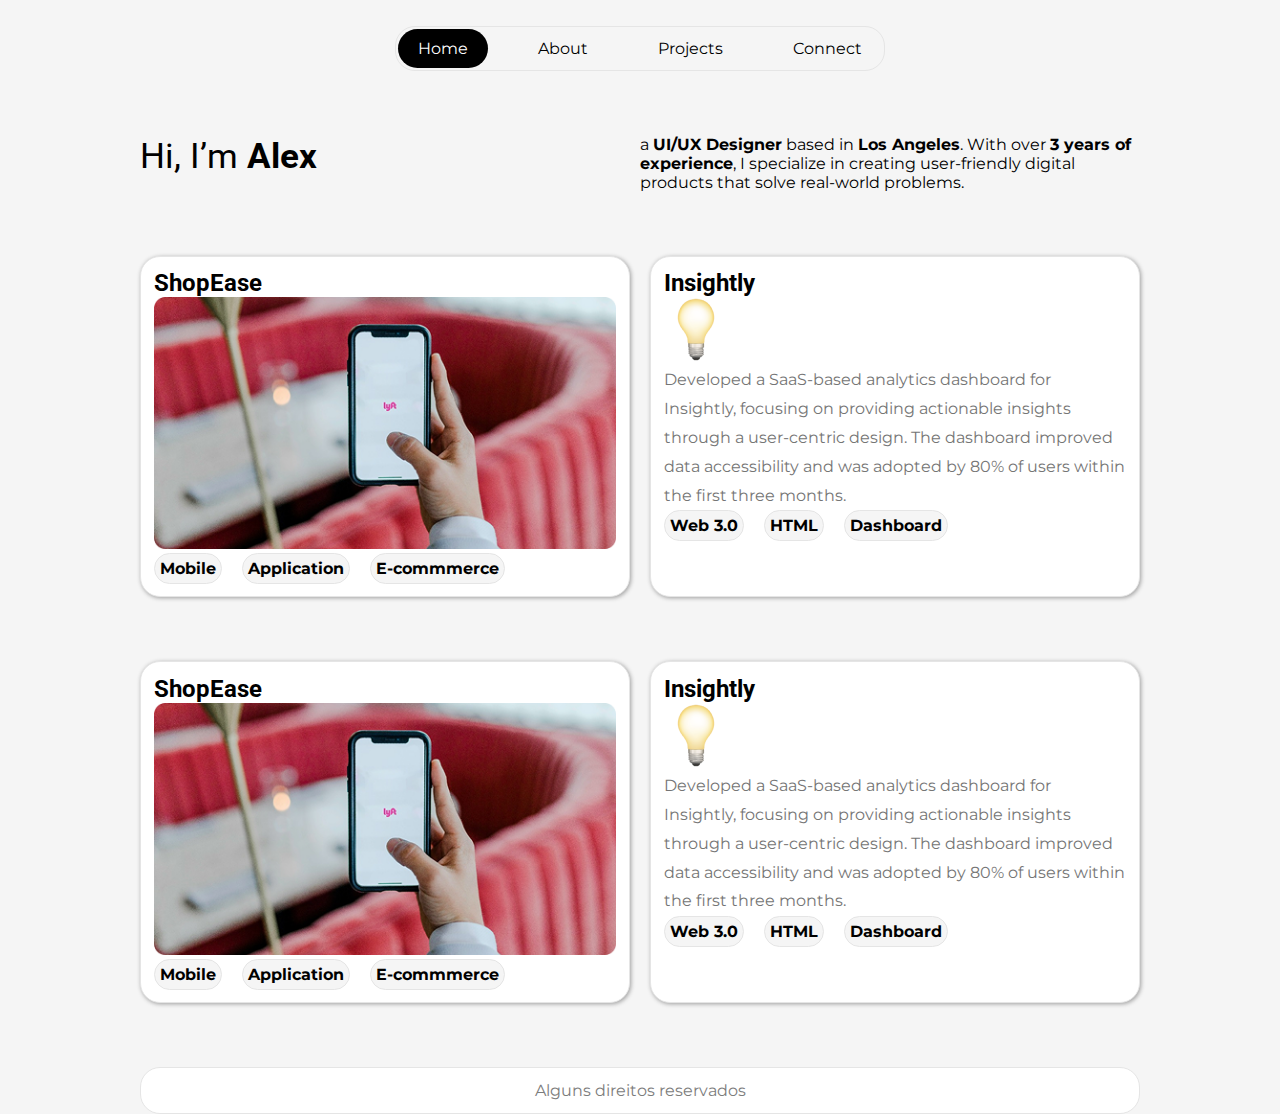
<file: index.html>
<!DOCTYPE html>
<html lang="pt-br">
  <head>
    <meta charset="UTF-8" />
    <meta name="viewport" content="width=device-width, initial-scale=1.0" />
    <title>Atividade Responsividade</title>
    <link rel="stylesheet" href="css/reset.css" />
    <link rel="stylesheet" href="css/style.css" />
  </head>
  <body>
    <header>
      <nav>
        <ul>
          <li>
            <a class="atual" href="index.html">Home</a>
          </li>
          <li>
            <a href="about.html">About</a>
          </li>
          <li>
            <a href="projects.html">Projects</a>
          </li>
          <li>
            <a href="connect.html">Connect</a>
          </li>
        </ul>
      </nav>
    </header>
    <main>
      <section class="banner">
        <h1>Hi, I’m <span>Alex</span></h1>
        <p>
          a <strong>UI/UX Designer</strong> based in
          <strong>Los Angeles</strong>. With over
          <strong>3 years of experience</strong>, I specialize in creating
          user-friendly digital products that solve real-world problems.
        </p>
      </section>
      <section class="posts">
        <ul>
          <li>
            <h2>ShopEase</h2>
            <img src="src/images/Thumbnail.png" alt="" />

            <ul>
              <li>
                <a href="#">Mobile</a>
              </li>
              <li>
                <a href="#">Application</a>
              </li>
              <li>
                <a href="#">E-commmerce</a>
              </li>
            </ul>
          </li>
          <li>
            <h2>Insightly</h2>
          <img src="src/images/lampada.png" alt="" />
          <p>
            Developed a SaaS-based analytics dashboard for Insightly, focusing
            on providing actionable insights through a user-centric design. The
            dashboard improved data accessibility and was adopted by 80% of
            users within the first three months.
          </p>
          <ul>
            <li>
              <a href="#">Web 3.0</a>
            </li>
             <li>
              <a href="#">HTML</a>
            </li>
             <li>
              <a href="#">Dashboard</a>
            </li>
          </ul>
        </ul>
      </section>
       <section class="posts">
        <ul>
          <li>
            <h2>ShopEase</h2>
            <img src="src/images/Thumbnail.png" alt="" />

            <ul>
              <li>
                <a href="#">Mobile</a>
              </li>
              <li>
                <a href="#">Application</a>
              </li>
              <li>
                <a href="#">E-commmerce</a>
              </li>
            </ul>
          </li>
          <li>
            <h2>Insightly</h2>
          <img src="src/images/lampada.png" alt="" />
          <p>
            Developed a SaaS-based analytics dashboard for Insightly, focusing
            on providing actionable insights through a user-centric design. The
            dashboard improved data accessibility and was adopted by 80% of
            users within the first three months.
          </p>
          <ul>
            <li>
              <a href="#">Web 3.0</a>
            </li>
             <li>
              <a href="#">HTML</a>
            </li>
             <li>
              <a href="#">Dashboard</a>
            </li>
          </ul>
        </ul>
      </section>
    </main>
    <footer>
      <p>
        Alguns direitos reservados
      </p>
    </footer>
  </body>
</html>
</file>
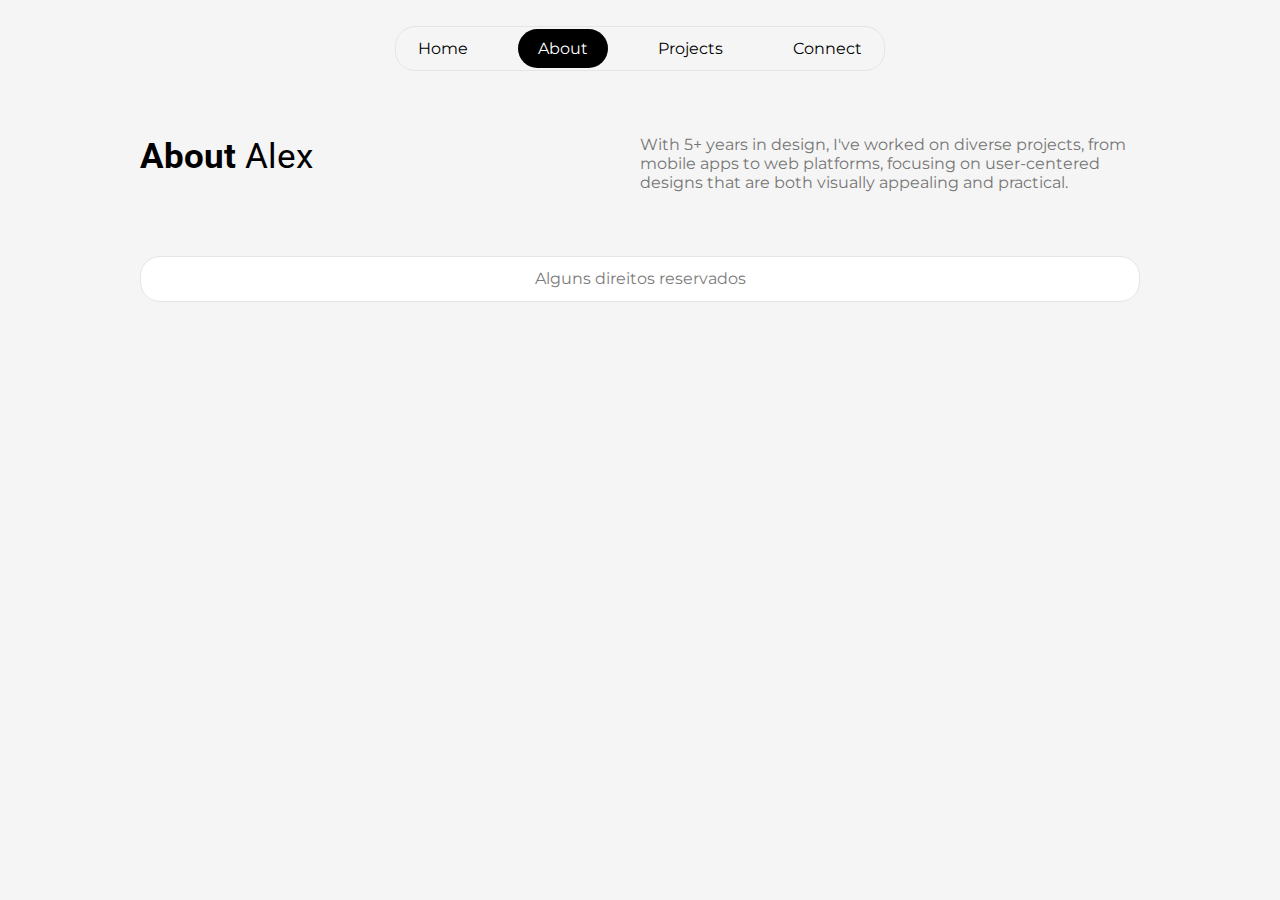
<file: about.html>
<!DOCTYPE html>
<html lang="pt-br">
  <head>
    <meta charset="UTF-8" />
    <meta name="viewport" content="width=device-width, initial-scale=1.0" />
    <title>Atividade Responsividade</title>
    <link rel="stylesheet" href="css/reset.css" />
    <link rel="stylesheet" href="css/style.css" />
    <head>
      <body>
        <header>
          <nav>
            <ul>
              <li>
                <a href="index.html">Home</a>
              </li>
              <li>
                <a href="about.html" class="atual">About</a>
              </li>
              <li>
                <a href="projects.html">Projects</a>
              </li>
              <li>
                <a href="connect.html">Connect</a>
              </li>
            </ul>
          </nav>
        </header>
        <main>
          <section class="banner">
            <h1><span>About</span> Alex</h1>
            <p class="gray">
                With 5+ years in design, I've worked on diverse projects, from mobile apps to web platforms, focusing on user-centered designs that are both visually appealing and practical.
            </p>
          </section>
        </main>
        <footer>
            <p>
                Alguns direitos reservados  
            </p>
        </footer>
      </body>
    </head>
  </head>
</html>
</file>
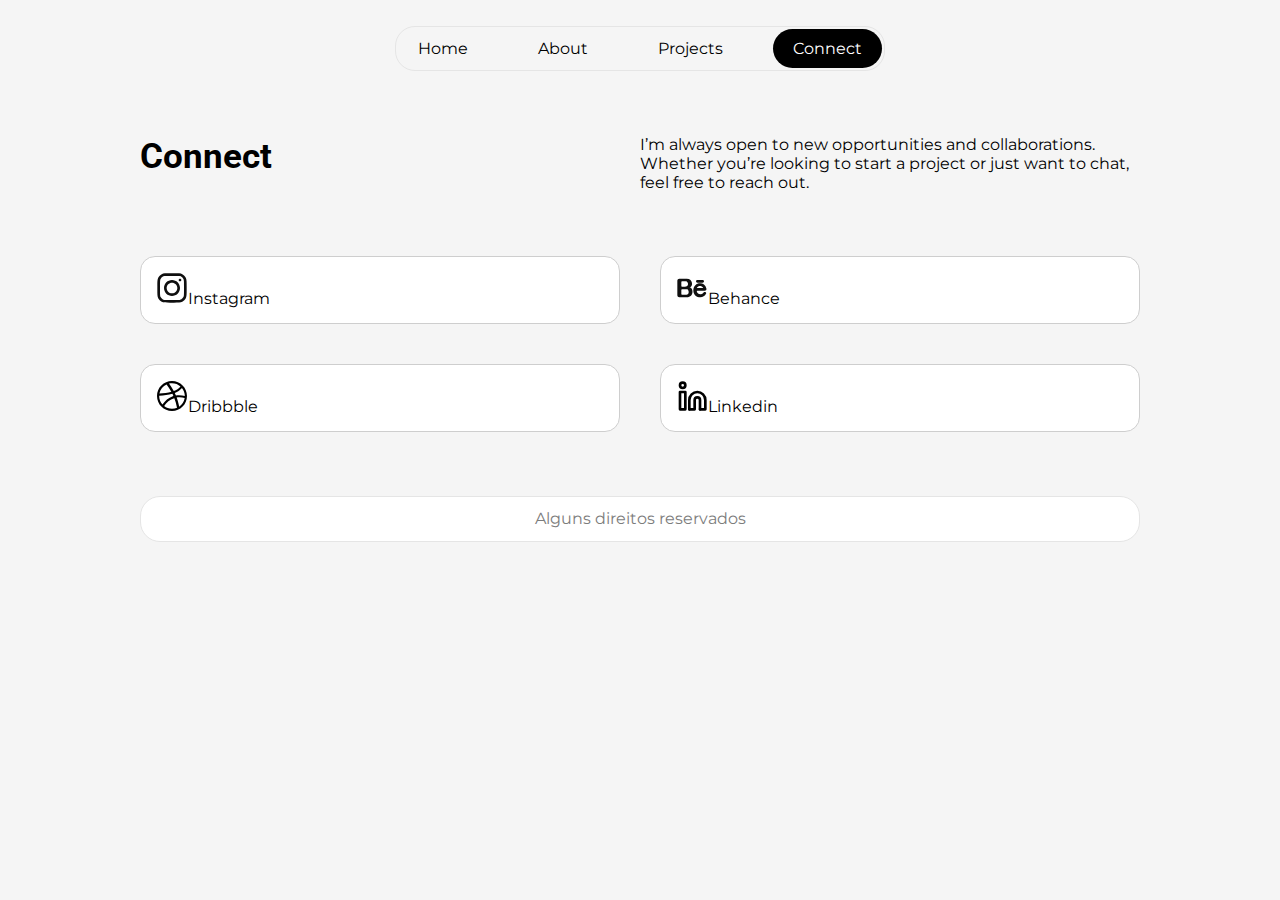
<file: connect.html>
<!DOCTYPE html>
<html lang="pt-br">
  <head>
    <meta charset="UTF-8" />
    <meta name="viewport" content="width=device-width, initial-scale=1.0" />
    <title>Atividade Responsividade</title>
    <link rel="stylesheet" href="css/reset.css" />
    <link rel="stylesheet" href="css/style.css" />
  </head>
  <body>
    <header>
      <nav>
        <ul>
          <li>
            <a href="index.html">Home</a>
          </li>
          <li>
            <a href="about.html">About</a>
          </li>
          <li>
            <a href="projects.html" >Projects</a>
          </li>
          <li>
            <a href="connect.html" class="atual">Connect</a>
          </li>
        </ul>
      </nav>
    </header>
    <main>
      <section class="banner">
        <h1><span>Connect</span></h1>
        <p>
        I’m always open to new opportunities and collaborations. Whether you’re looking to start a project or just want to chat, feel free to reach out.
        </p>
        </section>
      <section class="links">
            <ul>
              <li>
                <a href="#">
                  <svg viewBox="0 0 24 24" fill="none" xmlns="http://www.w3.org/2000/svg"><g id="SVGRepo_bgCarrier" stroke-width="0"></g><g 
                    id="SVGRepo_tracerCarrier" stroke-linecap="round" stroke-linejoin="round"></g><g 
                    id="SVGRepo_iconCarrier"> <path fill-rule="evenodd" clip-rule="evenodd" d="M12 18C15.3137 18 18 15.3137 18 12C18 8.68629
                    15.3137 6 12 6C8.68629 6 6 8.68629 6 12C6 15.3137 8.68629 18 12 18ZM12 16C14.2091 16 16 14.2091 16 12C16 9.79086 14.2091 8 12 
                    8C9.79086 8 8 9.79086 8 12C8 14.2091 9.79086 16 12 16Z" fill="#0F0F0F"></path> <path d="M18 5C17.4477 5 17 5.44772 17 6C17 6.55228 
                    17.4477 7 18 7C18.5523 7 19 6.55228 19 6C19 5.44772 18.5523 5 18 5Z" fill="#0F0F0F"></path> <path fill-rule="evenodd" 
                    clip-rule="evenodd" d="M1.65396 4.27606C1 5.55953 1 7.23969 1 10.6V13.4C1 16.7603 1 18.4405 1.65396 19.7239C2.2292 20.8529 
                    3.14708 21.7708 4.27606 22.346C5.55953 23 7.23969 23 10.6 23H13.4C16.7603 23 18.4405 23 19.7239 22.346C20.8529 21.7708 21.7708 
                    20.8529 22.346 19.7239C23 18.4405 23 16.7603 23 13.4V10.6C23 7.23969 23 5.55953 22.346 4.27606C21.7708 3.14708 20.8529 2.2292
                    19.7239 1.65396C18.4405 1 16.7603 1 13.4 1H10.6C7.23969 1 5.55953 1 4.27606 1.65396C3.14708 2.2292 2.2292 3.14708 1.65396 
                    4.27606ZM13.4 3H10.6C8.88684 3 7.72225 3.00156 6.82208 3.0751C5.94524 3.14674 5.49684 3.27659 5.18404 3.43597C4.43139 3.81947 
                    3.81947 4.43139 3.43597 5.18404C3.27659 5.49684 3.14674 5.94524 3.0751 6.82208C3.00156 7.72225 3 8.88684 3 10.6V13.4C3 15.1132
                    3.00156 16.2777 3.0751 17.1779C3.14674 18.0548 3.27659 18.5032 3.43597 18.816C3.81947 19.5686 4.43139 20.1805 5.18404 
                    20.564C5.49684 20.7234 5.94524 20.8533 6.82208 20.9249C7.72225 20.9984 8.88684 21 10.6 21H13.4C15.1132 21 16.2777 
                    20.9984 17.1779 20.9249C18.0548 20.8533 18.5032 20.7234 18.816 20.564C19.5686 20.1805 20.1805 19.5686 20.564 
                    18.816C20.7234 18.5032 20.8533 18.0548 20.9249 17.1779C20.9984 16.2777 21 15.1132 21 13.4V10.6C21 8.88684 20.9984 
                    7.72225 20.9249 6.82208C20.8533 5.94524 20.7234 5.49684 20.564 5.18404C20.1805 4.43139 19.5686 3.81947 18.816 3.43597C18.5032 
                    3.27659 18.0548 3.14674 17.1779 3.0751C16.2777 3.00156 15.1132 3 13.4 3Z" fill="#0F0F0F"></path> </g></svg>Instagram</a>
              </li>
              <li>
                <a href="#"><svg viewBox="0 0 24 24" fill="none" xmlns="http://www.w3.org/2000/svg"><g id="SVGRepo_bgCarrier" stroke-width="0"></g><g id="SVGRepo_tracerCarrier"
                   stroke-linecap="round" stroke-linejoin="round"></g><g id="SVGRepo_iconCarrier"> <path fill-rule="evenodd" clip-rule="evenodd" d="M2.5 19C1.67157 19 1 18.3284 1 17.5V6.5C1 5.67157 1.67157 5 2.5 5H8C13 5 
                   13 11.5 10 11.5C13 11.5 14 19 8 19H2.5ZM4.5 11C4.22386 11 4 10.7761 
                   4 10.5V7.5C4 7.22386 4.22386 7 4.5 7H7C7 7 9 7 9 9C9 11 7 11 7 11H4.5ZM4.5 13C4.22386 13 4 13.2239 4 13.5V16.5C4 16.7761 4.22386
                   17 4.5 17H8C8 17 9.5 17 9.5 15C9.5 13 8 13 8 13H4.5Z" fill="#0F0F0F"></path> <path fill-rule="evenodd" clip-rule="evenodd" 
                   d="M21.499 14.0034C22.3279 14.0034 23.0212 13.3199 22.8522 12.5085C21.6065 6.52886  12.9128 7.08088 13 14.0034C13.0665 19.2762 
                   20.4344 20.9671 22.6038 16.1898C22.9485 15.4308 22.1747 14.9997 21.5372 14.9997C20.9706 14.9997 20.5313 15.5223 20.1693 
                   15.9582C19.1272 17.2132 15.9628 17.1221 15.5449 14.5142C15.5005 14.2375 15.7304 14.0034 16.0106 14.0034H21.499ZM15.8184 
                   11.9997C15.671 11.9997 15.5758 11.8453  15.6545 11.7207C16.7141 10.0424 19.2614 10.0605 20.3398 11.7189C20.4207 11.8434
                   20.3257 11.9997 20.1772 11.9997H15.8184Z"  fill="#0F0F0F"></path> <path d="M16 6C15.4477 6 15 6.44772 15 
                   7C15 7.55228 15.4477 8 16 8H20C20.5523 8 21 7.55228 21 7C21 6.44772 20.5523 6 20 6H16Z" fill="#0F0F0F"></path> </g></svg>Behance</a>
              </li>
              <li>
                <a href="#"><svg fill="#000000" viewBox="0 0 32 32" version="1.1" xmlns="http://www.w3.org/2000/svg"><g id="SVGRepo_bgCarrier" 
                  stroke-width="0"></g><g id="SVGRepo_tracerCarrier" stroke-linecap="round" stroke-linejoin="round"></g><g id="SVGRepo_iconCarrier"> 
                    <title>dribble</title> <path d="M25.916 7.921c-1.881 2.234-4.289 3.965-7.035 5.009l-0.118 0.039c0.3 0.612 0.587 1.231 0.85 1.857 
                    0.1 0.225 0.187 0.45 0.275 0.662 0.927-0.102 2.003-0.16 3.092-0.16 2.063 0 4.077 0.208 6.023 0.605l-0.193-0.033c-0.020-3.040-1.107
                    -5.821-2.904-7.994l0.017 0.021zM13.001 3.569c1.595 2.15 3.176 4.6 4.598 7.151l0.178 0.347c2.712-0.908 4.989-2.511 
                    6.694-4.6l0.021-0.026c-2.247-2.006-5.228-3.232-8.494-3.232-1.063 0-2.096 0.13-3.084 0.375l0.088-0.018zM3.46 13.395c4.219-0.022 
                    8.295-0.59 12.176-1.636l-0.333 0.076c-1.652-2.899-3.222-5.318-4.912-7.644l0.163 0.236c-3.596 1.721-6.227 4.966-7.077 8.875l-0.015 
                    0.085zM6.484 24.585c2.42-3.882 6.010-6.839 10.271-8.408l0.141-0.045c0.169-0.056 0.337-0.105 
                    0.506-0.15-0.325-0.731-0.675-1.458-1.040-2.174-3.888 1.154-8.355 1.819-12.977 1.819-0.066 0-0.131-0-0.196-0l0.010 
                    0-0.005 0.39c0 0.003 0 0.006 0 0.009 0 3.297 1.25 6.302 3.301 8.568l-0.010-0.011zM21.005 
                    27.809c-0.682-3.699-1.63-6.957-2.863-10.070l0.126 0.361-0.082 0.025c-4.314 1.346-7.826 4.192-10.002 7.915l-0.045 
                    0.083c2.145 1.688 4.885 2.707 7.863 2.707 1.805 0 3.522-0.374 5.078-1.049l-0.083 0.032zM28.646 18.052c-1.571-0.474-3.376-0.747-5.245-0.747-0.964 0-1.911 0.073-2.836 0.213l0.104-0.013c0.98 2.564 1.842 5.629 2.436 8.789l0.054 0.344c2.874-1.96 4.893-4.993 5.482-8.51l0.010-0.075zM16 30.996c0 0 0 0-0 0-8.282 0-14.996-6.714-14.996-14.996s6.714-14.996 14.996-14.996c8.282 0 14.996 6.714 14.996 14.996 0 0 0 0 0 0v0c-0.011 8.277-6.718 14.984-14.995 14.996h-0.001z"></path> </g></svg>Dribbble</a>
              </li>
              <li>
                <a href="#"><svg viewBox="0 0 24 24" fill="none" xmlns="http://www.w3.org/2000/svg"><g id="SVGRepo_bgCarrier" stroke-width="0">

                </g><g id="SVGRepo_tracerCarrier" stroke-linecap="round" stroke-linejoin="round"></g><g id="SVGRepo_iconCarrier"> <path d="M18
                   22V15C18 13.8954 17.1046 13 16 13C14.8954 13 14 13.8954 14 15V22H10" stroke="#000000" stroke-width="2" stroke-linecap="round" 
                   stroke-linejoin="round"></path> <path d="M10 22V15C10 11.6863 12.6863 9 16 9C19.3137 9 22 11.6863 22 15V22H18" stroke="#000000" 
                   stroke-width="2" stroke-linecap="round" stroke-linejoin="round"></path> <rect x="3" y="9" width="4" height="13" stroke="#000000"
                    stroke-width="2" stroke-linecap="round" stroke-linejoin="round"></rect> <circle cx="5" cy="4" r="2" stroke="#000000" stroke-width=
                    "2" stroke-linecap="round" stroke-linejoin="round"></circle> </g></svg>Linkedin</a>
              </li>
            </ul>
       </section>
    </main>
     <footer>
      <p>
        Alguns direitos reservados
      </p>
    </footer>
  </body>
</html>
</file>
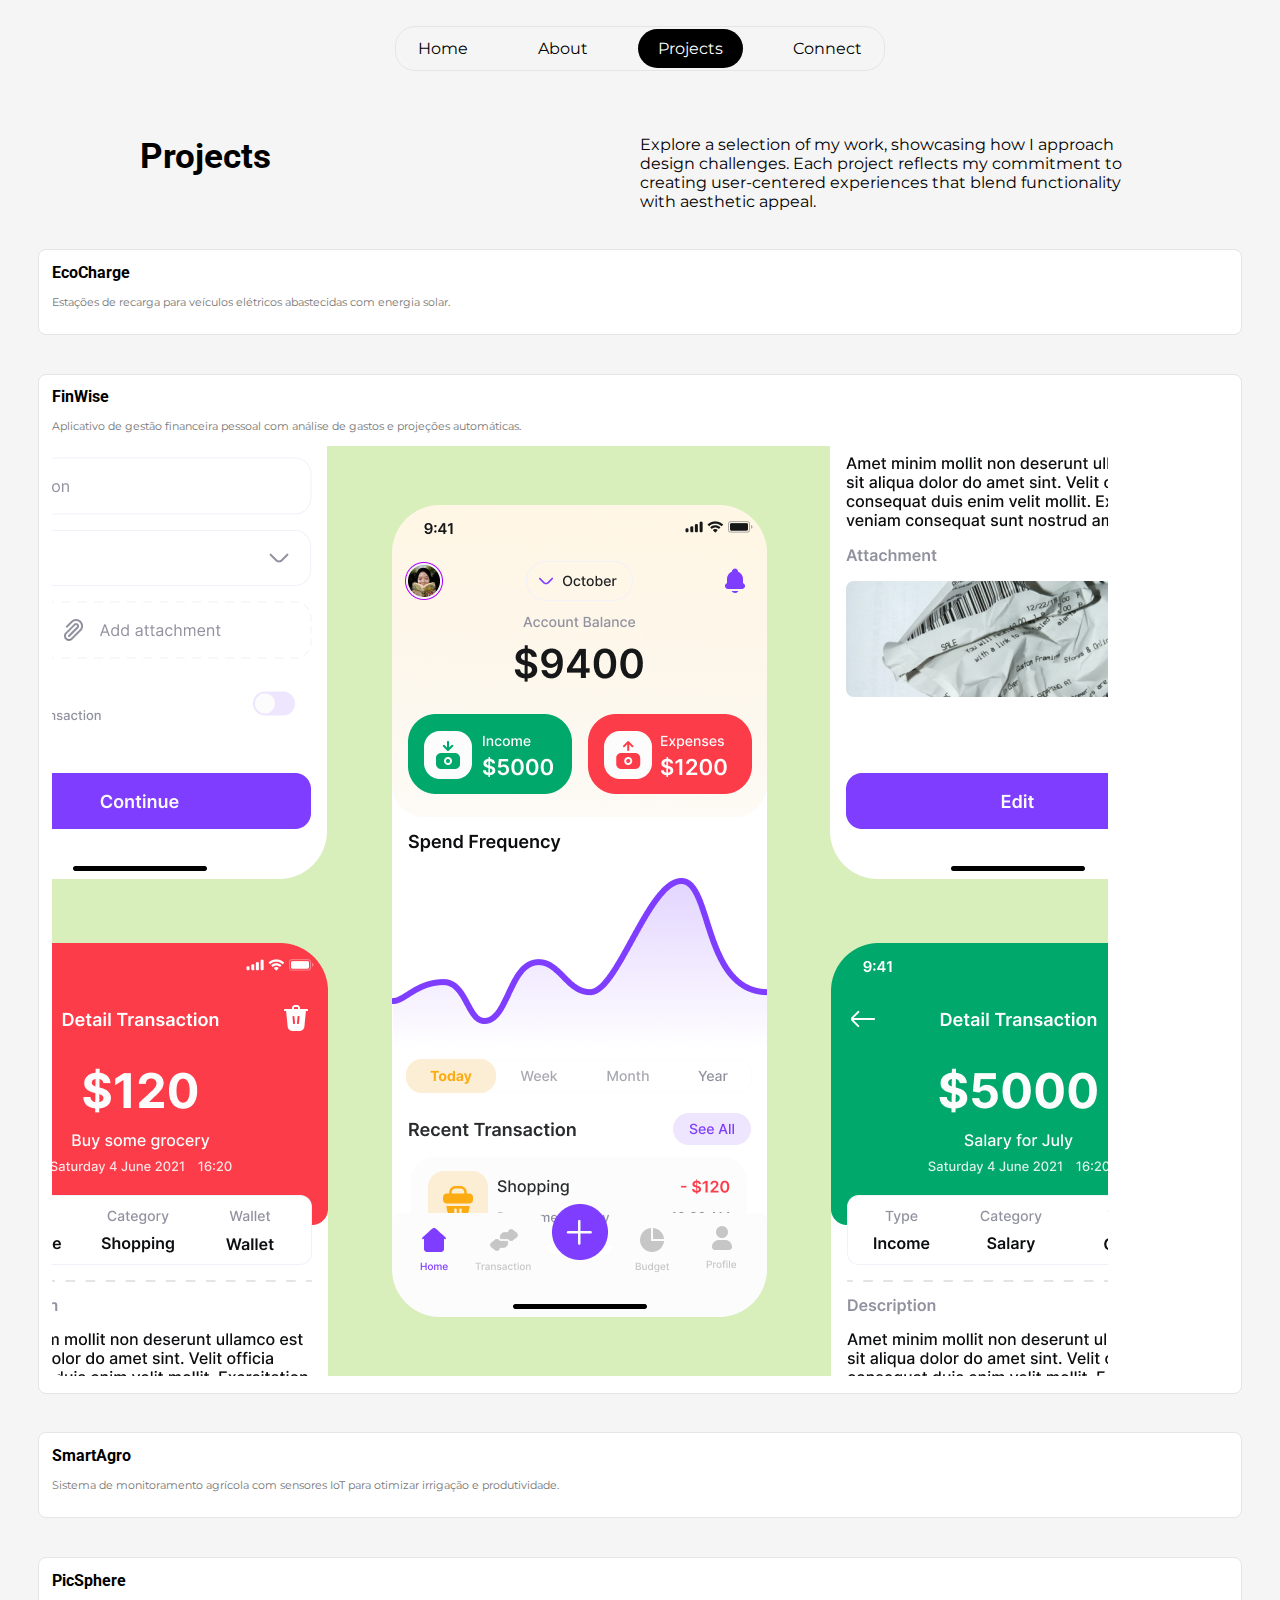
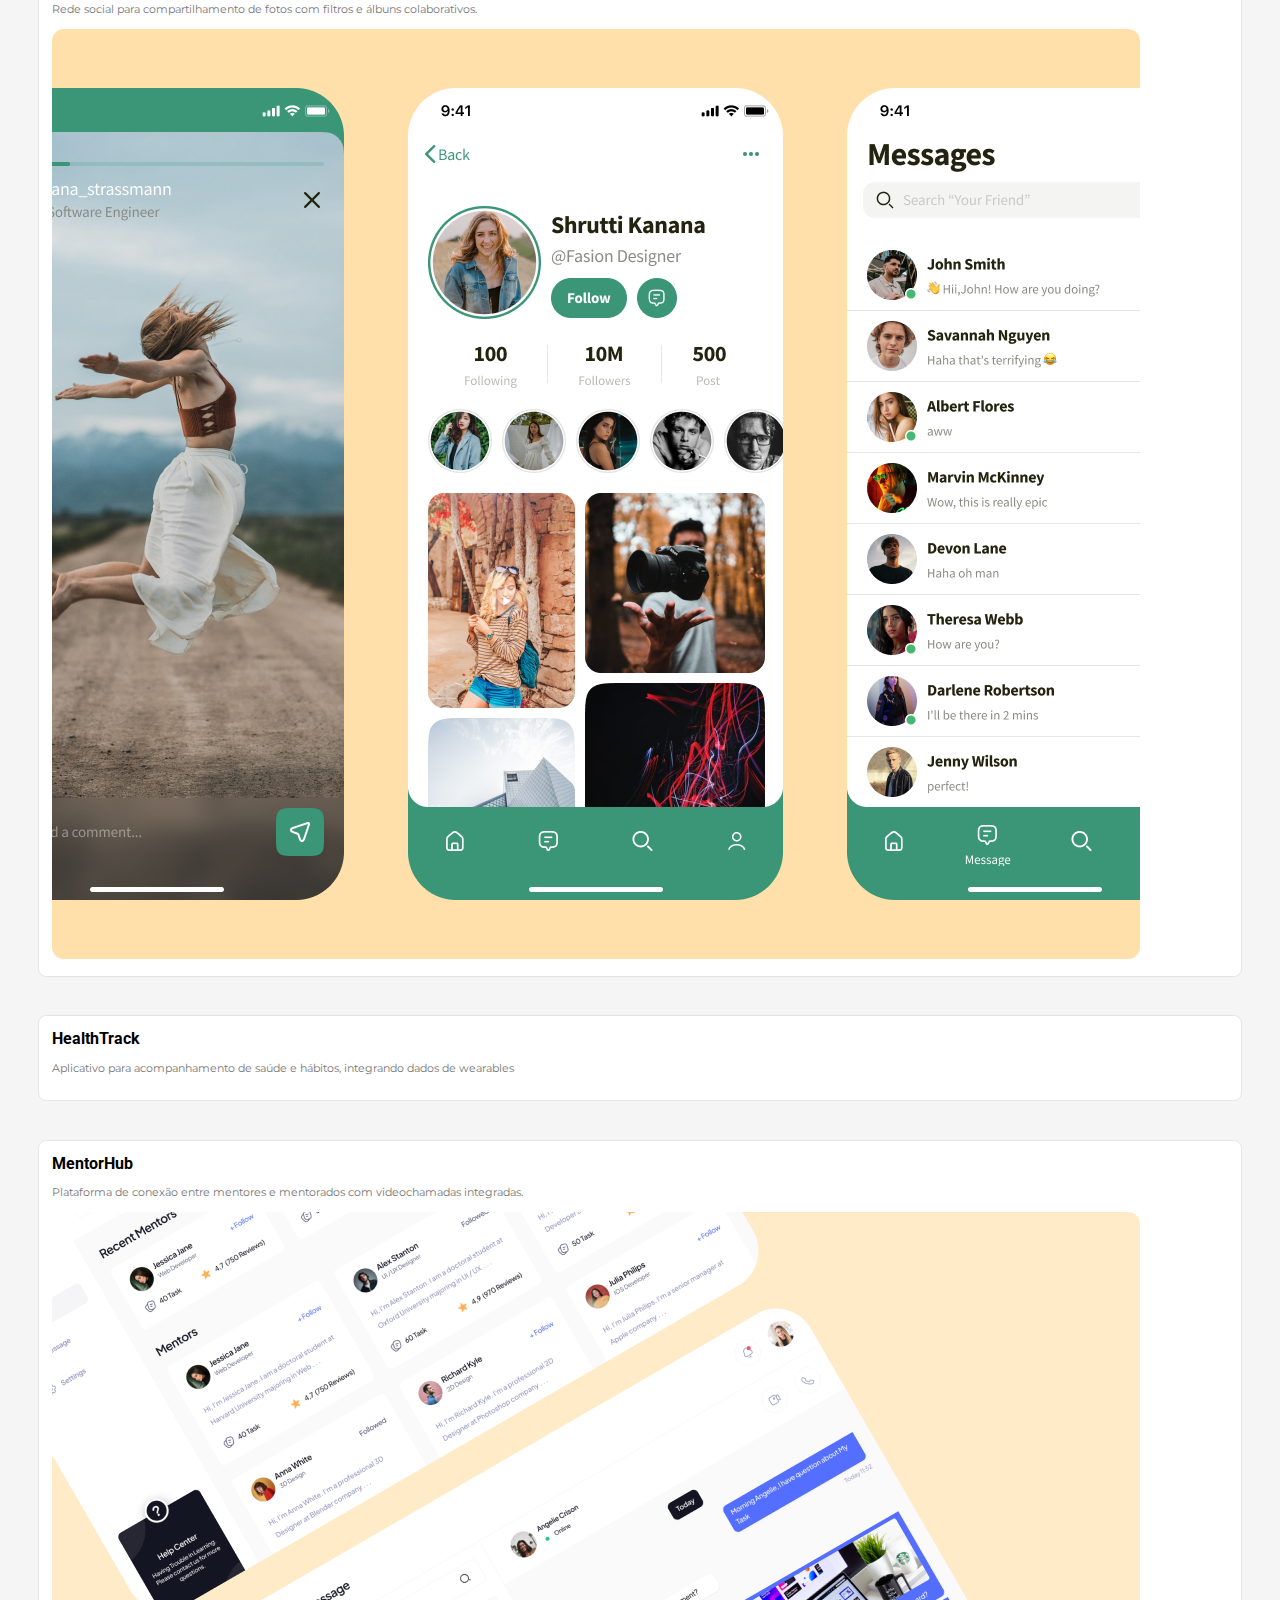
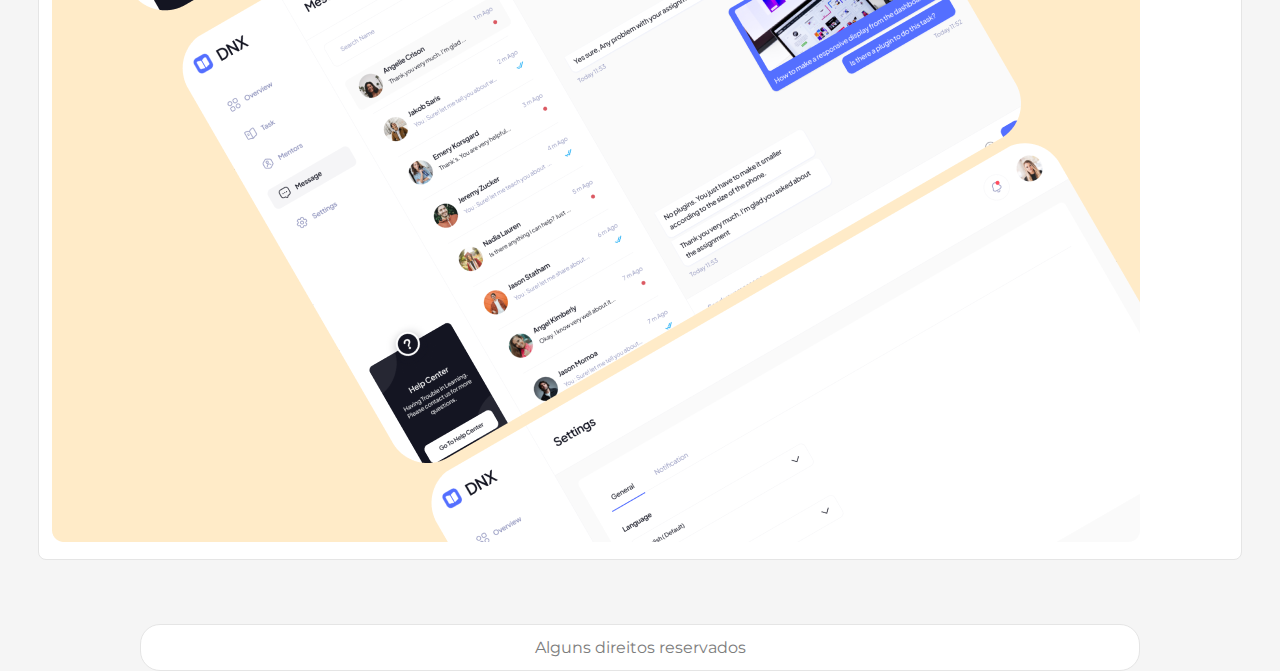
<file: projects.html>
<!DOCTYPE html>
<html lang="pt-br">
  <head>
    <meta charset="UTF-8" />
    <meta name="viewport" content="width=device-width, initial-scale=1.0" />
    <title>Atividade Responsividade</title>
    <link rel="stylesheet" href="css/reset.css" />
    <link rel="stylesheet" href="css/style.css" />
  </head>
  <body>
    <header>
      <nav>
        <ul>
          <li>
            <a href="index.html">Home</a>
          </li>
          <li>
            <a href="about.html">About</a>
          </li>
          <li>
            <a href="projects.html" class="atual">Projects</a>
          </li>
          <li>
            <a href="connect.html">Connect</a>
          </li>
        </ul>
      </nav>
    </header>
    <main>
      <section class="banner">
        <h1><span>Projects</span></h1>
        <p>
          Explore a selection of my work, showcasing how I approach design
          challenges. Each project reflects my commitment to creating
          user-centered experiences that blend functionality with aesthetic
          appeal.
        </p>
      </section>
      <section class="eco">
        <h2>EcoCharge</h2>
        <p>
          Estações de recarga para veículos elétricos abastecidas com energia
          solar.
        </p>
      </section>
      <section class="fin">
        <h2>FinWise</h2>
        <p>
          Aplicativo de gestão financeira pessoal com análise de gastos e
          projeções automáticas.
        </p>
        <img src="src/images/showcase.png" alt="" />
      </section>
      <section class="smart">
        <h2>SmartAgro</h2>
        <p>
          Sistema de monitoramento agrícola com sensores IoT para otimizar
          irrigação e produtividade.
        </p>
      </section>
      <section class="fin">
        <h2>PicSphere</h2>
        <p>
          Rede social para compartilhamento de fotos com filtros e álbuns
          colaborativos.
        </p>
        <img src="src/images/apps.png" alt="" />
      </section>
      <section class="health">
        <h2>HealthTrack</h2>
        <p>
          Aplicativo para acompanhamento de saúde e hábitos, integrando dados de
          wearables
        </p>
      </section>
      <section class="mentor">
        <h2>MentorHub</h2>
        <p>
          Plataforma de conexão entre mentores e mentorados com videochamadas
          integradas.
        </p>
        <img src="src/images/paginas.png" alt="" />
      </section>
    </main>
    <footer>
      <p>Alguns direitos reservados</p>
    </footer>
  </body>
</html>
</file>
<file: css/style.css>
@import url("https://fonts.googleapis.com/css2?family=Montserrat:ital,wght@0,100..900;1,100..900&family=Roboto:ital,wght@0,100..900;1,100..900&display=swap");

:root {
  --main-bg-color: #f5f5f5;
  font-size: clamp(0.9375rem, calc (0.9119rem + 1.5vw), 4rem);
  font-family: "Montserrat", "Roboto", sans-serif;
}
a {
  text-decoration: none; /* remove o sublinhado dos links */
  color: black; /* altera a cor de todos os links das páginas */
}

h1,
h2,
h3,
h4,
h5,
h6 {
  font-family: "Roboto", sans-serif;
}

body {
  background-color: var(--main-bg-color);
}

/************************
 HEADER         
*************************/

header nav {
  display: flex;
  justify-content: center;
}

header nav ul {
  display: flex;
  gap: 30px;
  border: 1px solid #e5e5e5;
  margin: 2vw 0 0 0;
  border-radius: 20px;
  padding: 2px;
}

header nav ul li a {
  padding: 10px 20px;
  border-radius: 20px;
  display: block;
}

header nav ul li a.atual {
  background-color: black;
  color: white;
}

/************************
 BANNER      
*************************/

section.banner {
  display: grid;
  grid-template-columns: 1fr 1fr;
  margin: 5vw auto 0 auto;
  width: 80%;
  max-width: 1000px;
}

section.banner h1 {
  /*width: 50%;*/
  font-size: 2.2rem;
}

section.banner span {
  font-weight: bold;
}
section.banner p.gray {
  color: #757575;
}

/************************
 POSTS    
*************************/

section.posts {
  margin: 5vw auto 0 auto;
  width: 80%;
  max-width: 1000px;
}
section.posts ul {
  display: grid;
  grid-template-columns: 1fr 1fr;
  gap: 20px;
}
section.posts > ul > li {
  background-color: white;
  border-radius: 20px;
  border: 1px solid #e5e5e5;
  box-shadow: 1px 1px 4px rgb(158, 158, 158);
  padding: 1vw;
}
section.posts > ul > li h2 {
  font-size: 1.5rem;
  font-weight: bold;
}
section.posts > ul > li p {
  line-height: 1.8rem;
  color: #757575;
}
section.posts > ul > li ul {
  display: flex;
  flex-wrap: wrap;
  gap: 20px;
}
section.posts > ul > li ul li {
  border: 1px solid #e5e5e5;
  border-radius: 20px;
  padding: 5px;
  background-color: #f5f5f5;
  font-weight: bold;
}
section.posts ul li img {
  max-width: 100%;
}
footer {
  margin: 5vw auto 0 auto;
  width: 80%;
  max-width: 1000px;
  background-color: white;
  border-radius: 20px;
  text-align: center;
  padding: 1vw;
  color: #7c7c7c;
  border: 1px solid #e5e5e5;
}

/************************
 PRODUCTS    
*************************/

section.eco {
  background-color: white;
  margin: 3vw;
  padding: 1vw;
  border-radius: 8px;
  border: 1px solid #e5e5e5;
}
section.eco {
  background-color: white;
  margin: 3vw;
  padding: 1vw;
  border-radius: 8px;
  border: 1px solid #e5e5e5;
}
section.eco h2 {
  font-weight: bold;
}
section.eco p {
  color: #757575;
  font-size: 70%;
  margin: 1vw 0 1vw 0;
}
section.fin {
  background-color: white;
  margin: 3vw;
  padding: 1vw;
  border-radius: 8px;
  border: 1px solid #e5e5e5;
}
section.fin h2 {
  font-weight: bold;
}
section.fin p {
  color: #757575;
  font-size: 70%;
  margin: 1vw 0 1vw 0;
}
section.smart {
  background-color: white;
  margin: 3vw;
  padding: 1vw;
  border-radius: 8px;
  border: 1px solid #e5e5e5;
}
section.smart h2 {
  font-weight: bold;
}
section.smart p {
  color: #757575;
  font-size: 70%;
  margin: 1vw 0 1vw 0;
}
section.health {
  background-color: white;
  margin: 3vw;
  padding: 1vw;
  border-radius: 8px;
  border: 1px solid #e5e5e5;
}
section.health h2 {
  font-weight: bold;
}
section.health p {
  color: #757575;
  font-size: 70%;
  margin: 1vw 0 1vw 0;
}
section.mentor {
  background-color: white;
  margin: 3vw;
  padding: 1vw;
  border-radius: 8px;
  border: 1px solid #e5e5e5;
}
section.mentor h2 {
  font-weight: bold;
}
section.mentor p {
  color: #757575;
  font-size: 70%;
  margin: 1vw 0 1vw 0;
}

/************************
 CONNECT
*************************/

section.links ul {
  display: grid;
  grid-template-columns: 1fr 1fr;
  gap: 40px;
    margin: 5vw auto 0 auto;
  width: 80%;
  max-width: 1000px;
}
section.links ul li a {
  width: 10%;
}
section.links ul li {
  background-color: white;
  padding: 1vw;
  border-radius: 20px;
  border: 1px solid #e5e5e5;
}
section.links ul li svg{
  width: 2.5vw;
}
section.links ul li{
  background-color: white;
  border: 1px solid #cecece;
  border-radius: 15px;
  padding: 15px;
}


/************************
 RESPONSIVIDADE  
*************************/

@media only screen and (max-width: 600px) {
  header nav ul {
    gap: 10px;
  }
  header nav ul li a {
    padding: 5px 10px;
  }
  section.banner {
    display: block;
  }
  section.posts > ul {
    display: block;
  }
  section.eco h2 {
    line-height: 8vw;
    font-weight: bold;
    font-size: 1rem;
  }
  section.eco p {
    font-size: 0.8rem;
  }
  section.fin h2 {
    line-height: 8vw;
    font-weight: bold;
    font-size: 1rem;
  }
  section.fin p {
    font-size: 0.8rem;
  }
  section.links ul{
    display: block;
    margin: 0 5vw;
  }
   section.links ul li{
    margin: 0 5vw;
   }
   section.links ul li svg{
    width: 3vw;
   }
}
</file>
